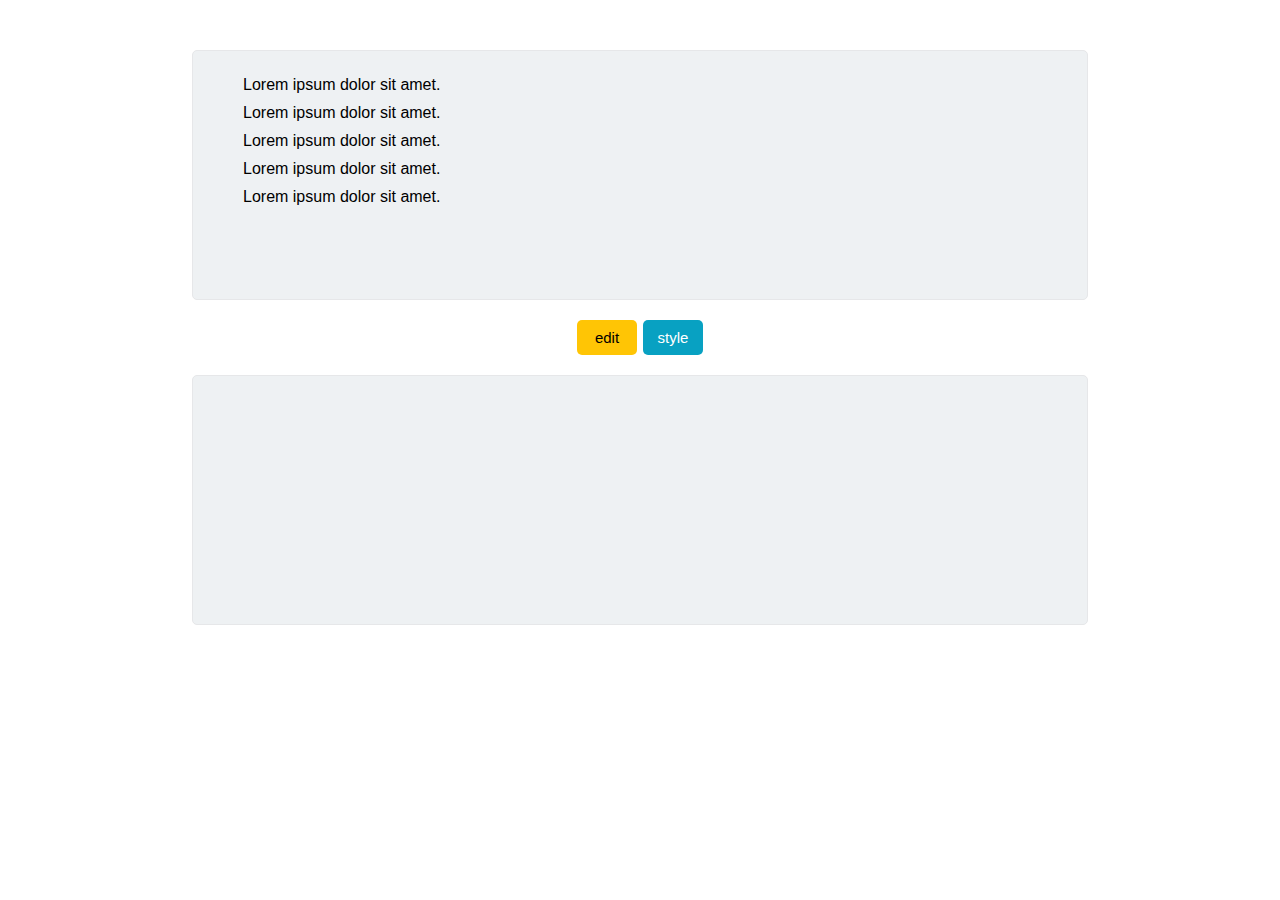
<file: less-10/index.html>
<!DOCTYPE html>
<html lang="en">

<head>
    <meta charset="UTF-8">
    <meta http-equiv="X-UA-Compatible" content="IE=edge">
    <meta name="viewport" content="width=device-width, initial-scale=1.0">
    <title>Less 10</title>
    <link rel="stylesheet" href="style.css">
</head>

<body>
    <div class="container">

        <div class="box-top box ">
            <p>Lorem ipsum dolor sit amet.</p>
            <p>Lorem ipsum dolor sit amet.</p>
            <p>Lorem ipsum dolor sit amet.</p>
            <p>Lorem ipsum dolor sit amet.</p>
            <p>Lorem ipsum dolor sit amet.</p>
        </div>

        <div class="box-middle ">
            <input type="button" value="edit" class="btn-edit btn">
            <input type="button" value="style" class="btn-style btn">
        </div>

        <div class="box-bottom box ">
            <div class="edit-block hide">
                <textarea class="edit-area"></textarea>
                <input type="button" value="add" class="btn-add btn">
                <input type="button" value="save" class="btn-save btn">
            </div>

            <div class="style-block hide">
                <form>
                    <div class="form-size">
                        <h3>Font Size</h3>
                        <input type="radio" name="size" value="12px" id="12px">
                        <label for="12px">12px</label>

                        <input type="radio" name="size" value="14px" id="14px">
                        <label for="14px">14px</label>

                        <input type="radio" name="size" value="16px" id="16px">
                        <label for="16px">16px</label>

                        <input type="radio" name="size" value="18px" id="18px">
                        <label for="18px">18px</label>

                        <input type="radio" name="size" value="20px" id="20px">
                        <label for="20px">20px</label>
                    </div>

                    <div class="form-family">
                        <h3>Font Family</h3>
                        <select id="fontFamily">
                            <option value="">Choose option</option>
                            <option value="cursive">cursive</option>
                            <option value="fantasy">fantasy</option>
                            <option value="monospace">monospace</option>
                            <option value="sans-serif">sans-serif</option>
                        </select>
                    </div>

                    <div class="form-colors">
                        <h3>Colors</h3>

                        <input type="button" value="Color of Text" class="btn-color-text">
                        <input type="button" value="Background color" class="btn-color-bg">

                        <div class="box-color hide">
                            <div class="color"></div>
                            <div class="color"></div>
                            <div class="color"></div>
                            <div class="color"></div>
                            <div class="color"></div>
                            <div class="color"></div>
                            <div class="color"></div>
                            <div class="color"></div>
                            <div class="color"></div>
                        </div>

                    </div>

                    <div class="form-style">
                        <h3>Style</h3>
                        <input type="checkbox" name="bold" id="text-bold">
                        <label for="text-bold">Bold text</label>
                        <input type="checkbox" name="italic" id="text-cursive">
                        <label for="text-cursive">Cursive text</label>
                    </div>

                </form>
            </div>
        </div>

        <div class="table-list box hide">

            <div class="form-create">
                <h3>Choose what you want</h3>
                <input type="radio" name="table" value="table" id="table">
                <label for="table">table</label>

                <input type="radio" name="list" value="list" id="list">
                <label for="list">list</label>
            </div>

            <form name="table-create" class="table-create hide">

                <div class="create-table ">
                    <span>Count TR:</span><textarea class="num-tr" placeholder="Count TR:"></textarea>
                    <span>Count TD:</span><textarea class="num-td" placeholder="Count TD:"></textarea>
                </div>

                <h3>Add style yo your table</h3>
                <div class="style-table ">
                    <span>Width of TD:</span><textarea class="widht-td" placeholder="Count TR:"></textarea>
                    <span>Height of TD:</span><textarea class="height-td" placeholder="Count TD:"></textarea>
                </div>

                <div class="style-border">

                    <span>Width of border:</span><textarea class="widht-border" placeholder="Width:"></textarea>

                    <span>Type of border:</span>
                    <select name="typeBorder">
                        <option value="dotted">dotted</option>
                        <option value="dashed">dashed</option>
                        <option value="solid">solid</option>
                        <option value="double">double</option>
                        <option value="none">none</option>
                        <option value="hidden">hidden</option>
                    </select>

                    <span>Color of border:</span>
                    <select name="colorBorder">
                        <option value="black">black</option>
                        <option value="red">red</option>
                        <option value="blue">blue</option>
                        <option value="green">green</option>
                    </select>
                </div>

                <input type="button" value="Create table" class="btn-create-table btn">
            </form>

            <form name="list-create" class="create-list hide">

                    <span>Count Li:</span>
                    <textarea class="count-li" placeholder="Count Li:"></textarea>

                    <span>Type of marks:</span>
                    <select name="typeList">
                        <option value="disc">disc</option>
                        <option value="circle">circle</option>
                        <option value="square">square</option>
                    </select>

                    <input type="button" value="Create list" class="btn-create-list btn">
            </form>

        </div>

    </div>

    <script src="./main.js"></script>
</body>

</html>
</file>
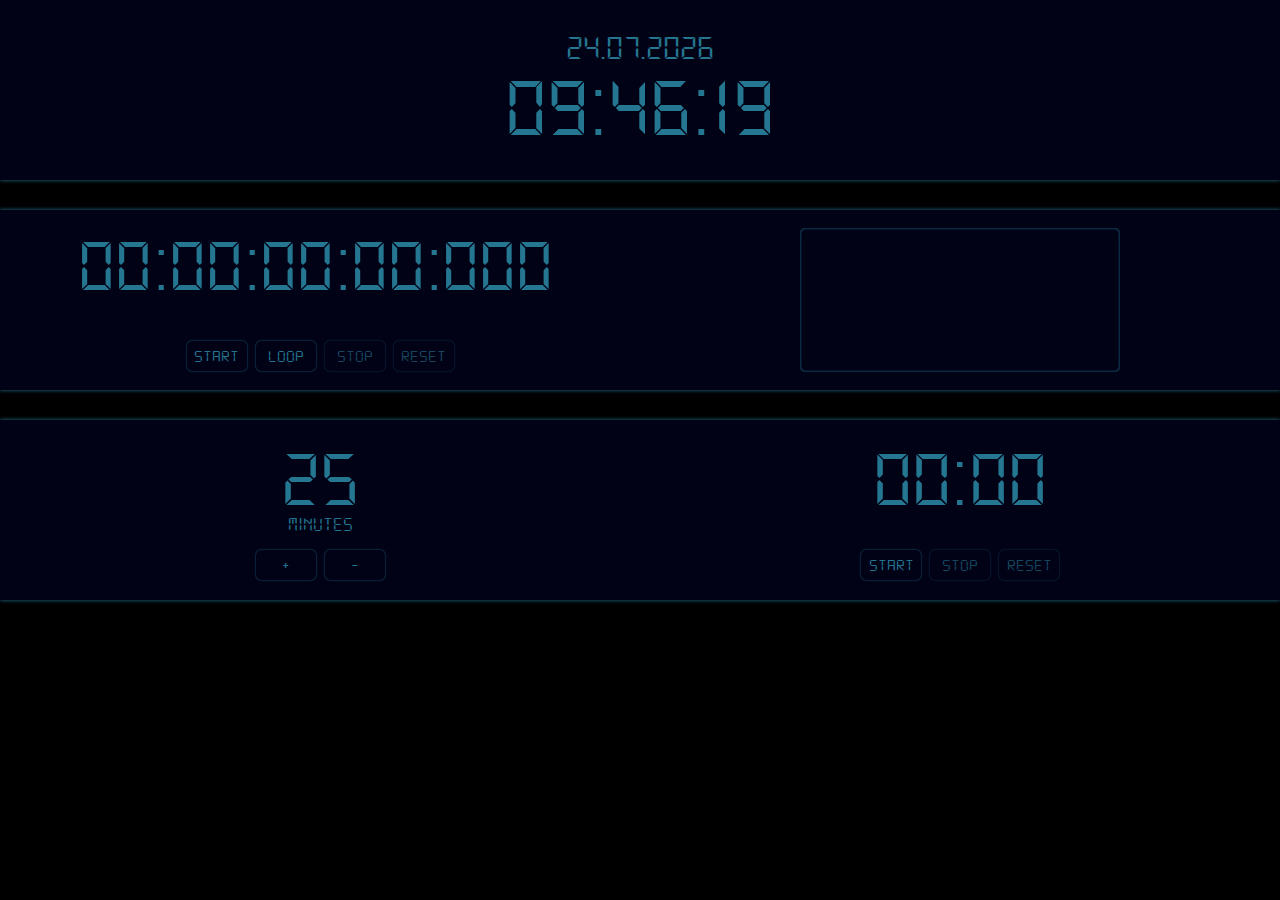
<file: less-11/index.html>
<!DOCTYPE html>
<html lang="en">

<head>
    <meta charset="UTF-8">
    <meta http-equiv="X-UA-Compatible" content="IE=edge">
    <meta name="viewport" content="width=device-width, initial-scale=1.0">
    <title>Document</title>
    <style>
        * {
            margin: 0;
            padding: 0;
            box-sizing: border-box;
        }


        @font-face {
            font-family: 'ds-digi';
            src: url('./fonts/DS-DIGI.TTF');
        }

        @font-face {
            font-family: 'ds-digib';
            src: url('./fonts/DS-DIGIB.TTF');
        }

        body {
            background-color: black;
            font-family: ds-digi;
            text-transform: uppercase;
            color: #247691;
        }

        .box {
            width: 100%;
            box-shadow: 0 0 4px 0 #247691;
            height: 180px;
            background-color: #010216;

            display: flex;
            flex-direction: row;
            justify-content: center;
        }

        .top-block {
            display: flex;
            flex-direction: column;
            justify-content: center;
        }

        .fullDate,
        .fullTime {
            display: flex;
            justify-content: center;
        }

        .fullDate {
            align-items: flex-end;
            font-size: 35px;
        }

        .fullTime {
            align-items: flex-start;
            font-size: 85px;
        }

        /*   середній блок       */
        .middle-block {
            margin: 30px 0;

            display: flex;
            flex-direction: row;
        }

        .sec {
            font-size: 75px;
            display: flex;
        }

        input {
            background-color: #010216;
            color: #247691;

            border: none;
            box-shadow: 0 0 2px 0 #247691;
            border-radius: 5px;
            width: 60px;
            height: 30px;

            font-size: 18px;
            font-family: ds-digi;
            text-transform: uppercase;

            cursor: pointer;
        }

        .btn {
            margin-right: 5px;
        }

        .sec-box {
            width: 50%;
            height: 100%;

            display: flex;
            flex-direction: column;
            justify-content: space-around;
            align-items: center;
            flex-wrap: nowrap;
        }

        .result-box {
            display: flex;
            justify-content: center;
            align-items: center;
            flex-direction: column;

            width: 50%;
            height: 80%;

            box-shadow: 0px 0px 2px 0px #247691;
            box-shadow: inset 0px 0px 3px 0px #247691;

            border-radius: 5px;
        }

        .result {
            font-size: 30px;
            width: 50%;
        }

        .sec-num{
            display: flex;
            width: 75px;
            height: 70px;
        }

        .sec-num:nth-child(5){
            width: 120px;
        }

        /*   останій блок       */

        .timer {
            width: 50%;
            height: 100%;

            display: flex;
            flex-direction: column;
            justify-content: center;
            align-items: center;
        }

        .timer-start span:nth-child(1),
        .timer-end span:nth-child(1) {
            font-size: 80px;
        }

        .timer-start span:nth-child(2) {
            font-size: 20px;
            margin-bottom: 15px;
            margin-top: -5px;
        }

        .timer-end span:nth-child(1) {
            margin-bottom: 30px;
        }

        .inactive{
            opacity: .6;
        }
    </style>
</head>

<body>

    <div class="top-block box">
        <span class="fullDate"></span>
        <span class="fullTime"></span>
    </div>

    <div class="middle-block box">
        <div class="sec-box">
            <div class="sec">
                <span class="sec1 sec-num">00</span>:<span class="sec2 sec-num">00</span>:<span class="sec3 sec-num">00</span>:<span class="sec4 sec-num">00</span>:<span class="sec5 sec-num">000</span>
            </div>
            <span>
                <input class="btn-start-sec btn" type="button" value="start">
                <input class="btn-loop-sec btn" type="button" value="loop">
                <input class="btn-stop-sec btn" type="button" value="stop">
                <input class="btn-reset-sec" type="button" value="reset">
            </span>
        </div>

        <div class="sec-box">
            <div class="result-box">
                <!-- <span class="result">00:00:00:00</span> -->
            </div>
        </div>
    </div>

    <div class="bottom-block box">
        <div class="timer timer-start">
            <span class="timer-back">25</span>
            <span>minutes</span>
            <div>
                <input class="btn-plus-timer btn" type="button" value="+">
                <input class="btn-minus-timer" type="button" value="-">
            </div>
        </div>
        <div class="timer timer-end">
            <span class="timer-back-start"><span class="minEnd-one">00</span>:<span class="minEnd-two">00</span></span>
            <div>
                <input class="btn-start-timer btn" type="button" value="start">
                <input class="btn-stop-timer btn" type="button" value="stop">
                <input class="btn-reset-timer" type="button" value="reset">
            </div>
        </div>
    </div>

    <script src="./script.js"></script>
</body>

</html>
</file>
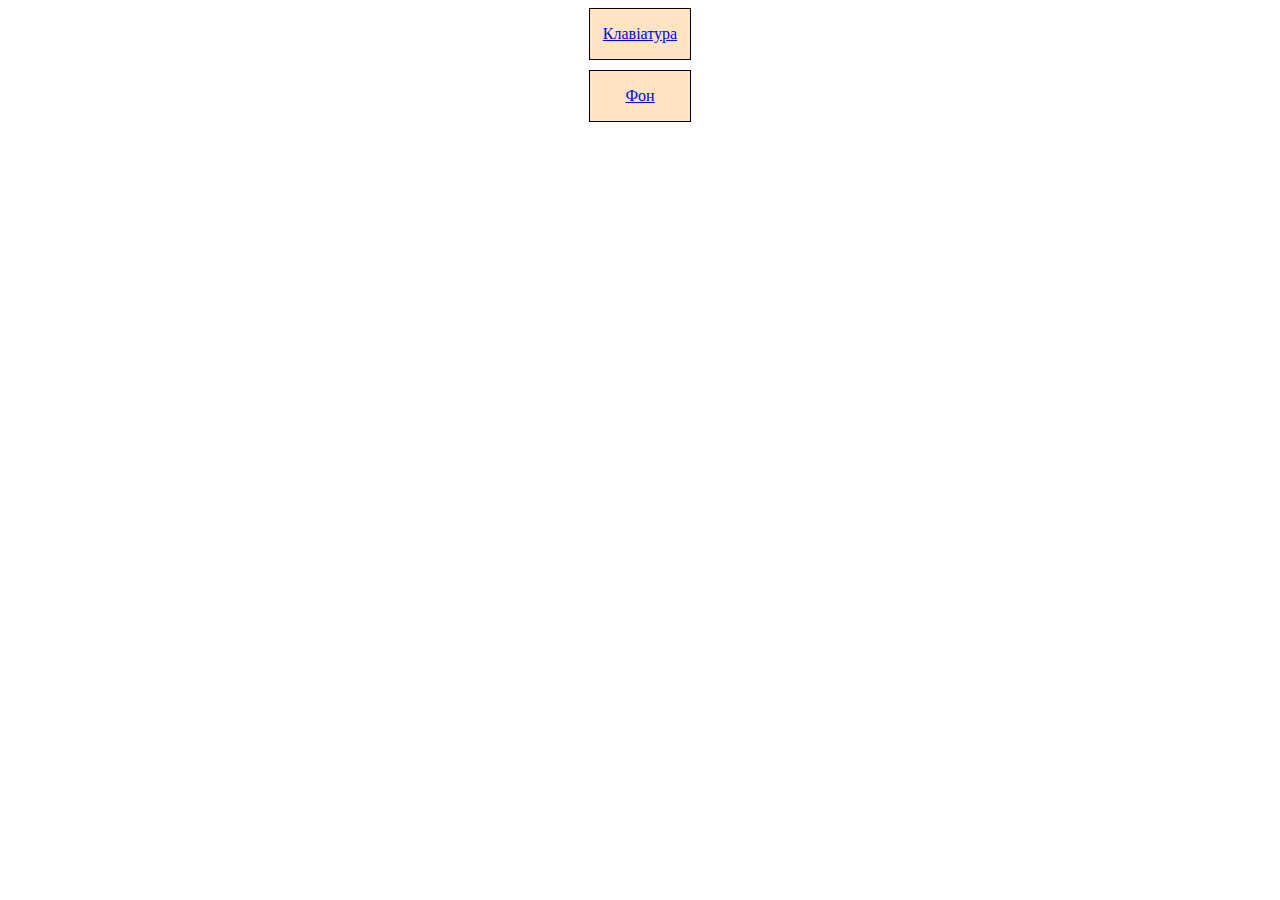
<file: less-7/index.html>
<!DOCTYPE html>
<html lang="en">
<head>
    <meta charset="UTF-8">
    <meta http-equiv="X-UA-Compatible" content="IE=edge">
    <meta name="viewport" content="width=device-width, initial-scale=1.0">
    <title>Less7</title>
    <style>
        a{
            display: flex;
            width: 100px;
            height: 50px;
            background-color: bisque;
            border: 1px solid black;
            justify-content: center;
            align-items: center;
            margin: 0 auto;
            margin-bottom: 10px;
        }
    </style>
</head>
<body>
    <a href="./keyboard.html">Клавіатура</a>
    <a href="./backgrounds.html">Фон</a>
</body>
</html>
</file>
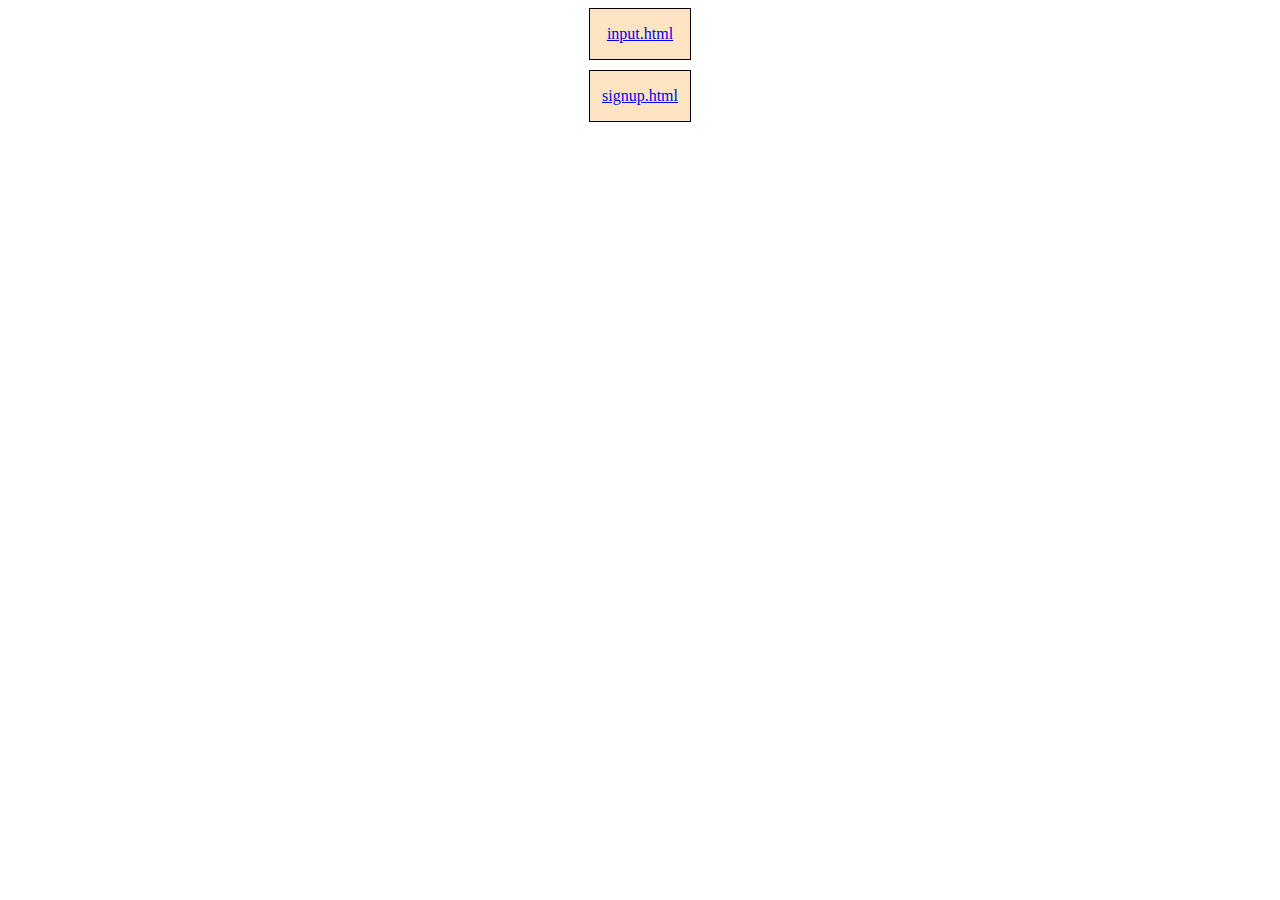
<file: less-8/index.html>
<!DOCTYPE html>
<html lang="en">
<head>
    <meta charset="UTF-8">
    <meta http-equiv="X-UA-Compatible" content="IE=edge">
    <meta name="viewport" content="width=device-width, initial-scale=1.0">
    <title>Less0</title>
    <style>
        a{
            display: flex;
            width: 100px;
            height: 50px;
            background-color: bisque;
            border: 1px solid black;
            justify-content: center;
            align-items: center;
            margin: 0 auto;
            margin-bottom: 10px;
        }
    </style>
</head>
<body>
    <a href="./input.html ">input.html</a>
    <a href="./signup.html">signup.html</a>
</body>
</html>
</file>
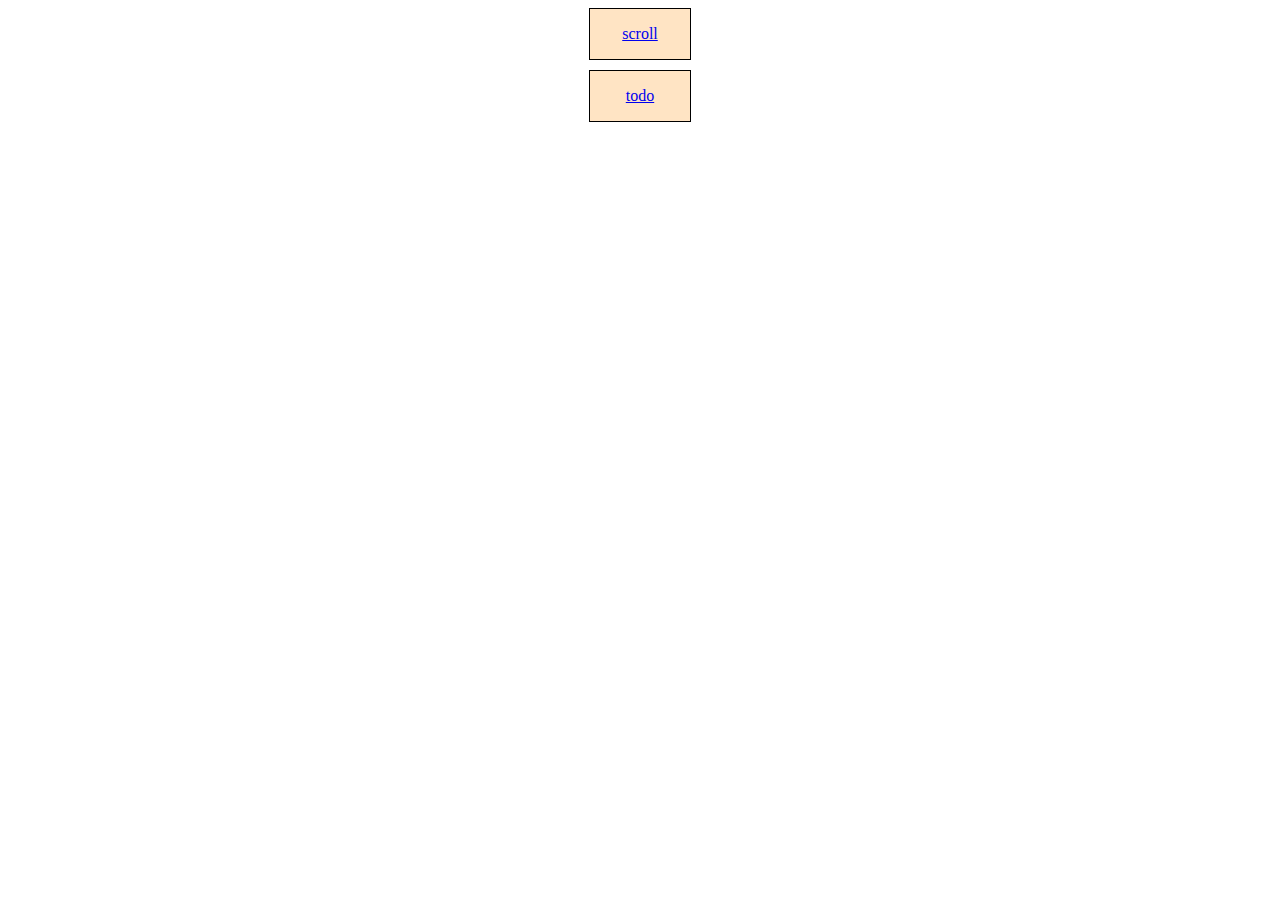
<file: less-9/index.html>
<!DOCTYPE html>
<html lang="en">
<head>
    <meta charset="UTF-8">
    <meta http-equiv="X-UA-Compatible" content="IE=edge">
    <meta name="viewport" content="width=device-width, initial-scale=1.0">
    <title>Less9</title>
    <style>
        a{
            display: flex;
            width: 100px;
            height: 50px;
            background-color: bisque;
            border: 1px solid black;
            justify-content: center;
            align-items: center;
            margin: 0 auto;
            margin-bottom: 10px;
        }
    </style>
</head>
<body>
    <a href="./scroll.html ">scroll</a>
    <a href="./todo.html">todo</a>
</body>
</html>
</file>
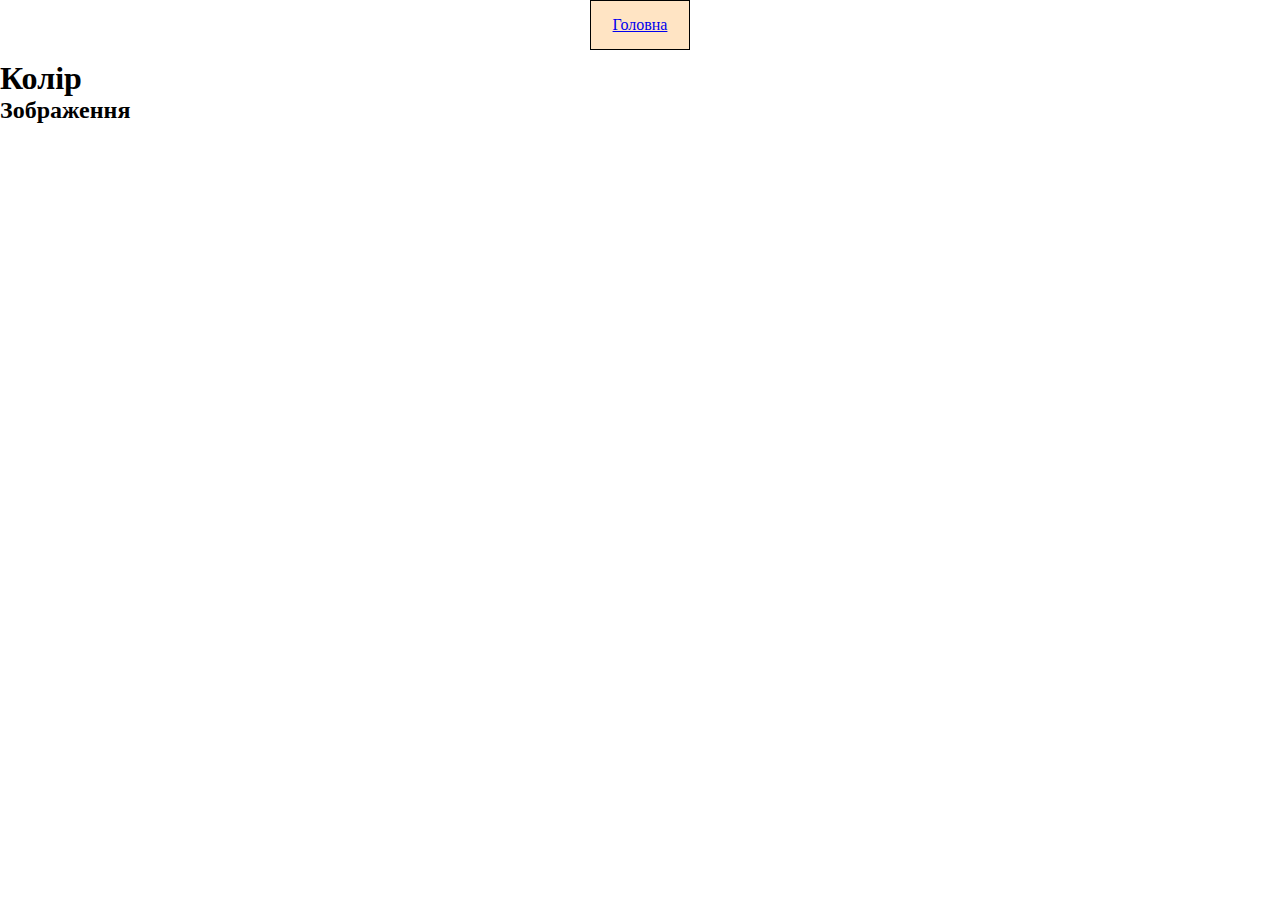
<file: less-7/backgrounds.html>
<!DOCTYPE html>
<html lang="en">

<head>
    <meta charset="UTF-8">
    <meta http-equiv="X-UA-Compatible" content="IE=edge">
    <meta name="viewport" content="width=device-width, initial-scale=1.0">
    <title>JS 7</title>
    <style>
        * {
            margin: 0;
            padding: 0;
            box-sizing: border-box;
        }
        
        a{
            display: flex;
            width: 100px;
            height: 50px;
            background-color: bisque;
            border: 1px solid black;
            justify-content: center;
            align-items: center;
            margin: 0 auto;
            margin-bottom: 10px;
        }

        .box {
            visibility: hidden;
            display: flex;
            margin: 0 auto;
            width: 501px;
            height: 300px;
            border: 1px solid black;
            flex-wrap: wrap;
        }

        .box-smal {
            width: 165px;
            height: 98px;
            border: 1px solid black;
            background-position: center;
            background-repeat: no-repeat;
            background-size: cover;
        }
    </style>
</head>

<body>
    <a href="./index.html">Головна</a>

    <h1 id="color">Колір</h1>
    <h2 id="image">Зображення</h2>

    <div class="box box-two">
        <div class="box-smal"></div>
        <div class="box-smal"></div>
        <div class="box-smal"></div>
        <div class="box-smal"></div>
        <div class="box-smal"></div>
        <div class="box-smal"></div>
        <div class="box-smal"></div>
        <div class="box-smal"></div>
        <div class="box-smal"></div>
    </div>

    <script src="./backgrounds.js">
    </script>
</body>

</html>
</file>
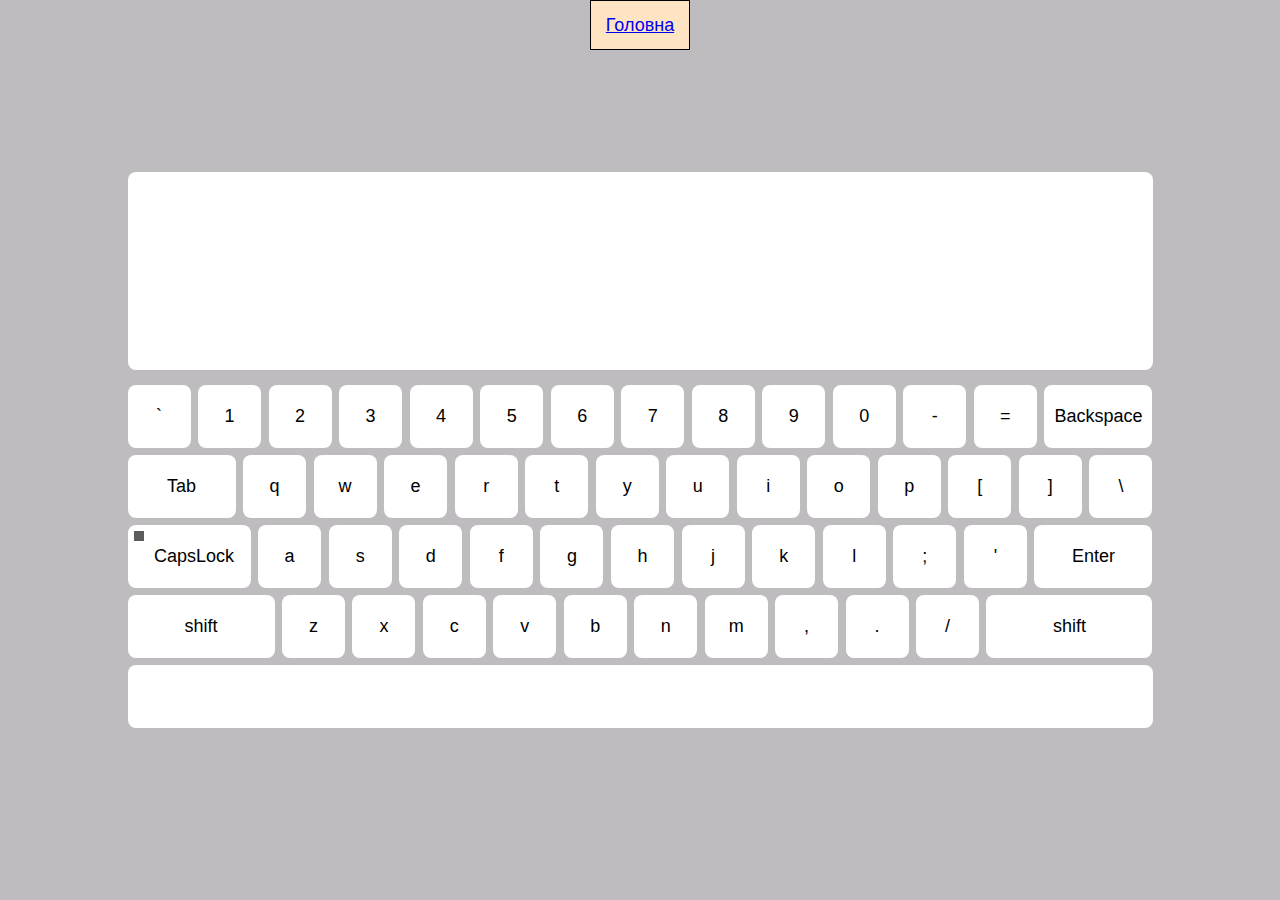
<file: less-7/keyboard.html>
<!DOCTYPE html>
<html lang="en">

<head>
    <meta charset="UTF-8">
    <meta http-equiv="X-UA-Compatible" content="IE=edge">
    <meta name="viewport" content="width=device-width, initial-scale=1.0">
    <title>JS 7</title>
    <style>
        * {
            margin: 0;
            padding: 0;
            box-sizing: border-box;
        }

        body {
            background-color: #bebcbe;
            font-family: Arial, Helvetica, sans-serif;
            font-size: 18px;
        }

        a{
            display: flex;
            width: 100px;
            height: 50px;
            background-color: bisque;
            border: 1px solid black;
            justify-content: center;
            align-items: center;
            margin: 0 auto;
            margin-bottom: 10px;
        }

        textarea {
            width: 100%;
            height: 198px;
            border-radius: 8px;
            border: none;
            outline: none;
            padding: 10px 8px;
            resize: none;
            margin-bottom: 10px;
            color: #6c6c6c;
            font-size: 18px;
        }

        .keyboard {
            width: 1025px;
            height: 557px;
            position: absolute;
            top: 0;
            left: 0;
            right: 0;
            bottom: 0;
            margin: auto;
        }

        .key-row {
            margin-bottom: 7px;
            display: flex;
            justify-content: space-between;
        }

        .key-element {
            background-color: #fff;
            width: 63px;
            height: 63px;
            border-radius: 8px;
            display: flex;
            justify-content: center;
            align-items: center;

        }

        .key:nth-child(14) {
            width: 108px;
        }

        #Backspace,
        #Tab {
            width: 108px;
        }

        #CapsLock {
            width: 123px;
        }

        #Enter {
            width: 118px;
        }

        #ShiftLeft {
            width: 147px;
        }

        #ShiftRight {
            width: 166px;
        }

        #Space {
            width: 1025px;
        }

        .active {
            background-color: #7f7c7e;
        }

        span{
            display: block;
            position: relative;
            top: -20px;
            right: 10px;
            width: 10px;
            height: 10px;
            background-color: rgb(93, 92, 92)
        }

        .active-caps{
            background-color: rgb(244, 5, 5);
        }

        .no-active-caps{
            background-color: rgb(93, 92, 92)
        }

    </style>
</head>

<body>
    <a href="./index.html">Головна</a>
    <div class="keyboard">
        <textarea name="" id="" cols="30" rows="10"></textarea>
        <div class="key-row">
            <div class="key-element" id="Backquote">`</div>
            <div class="key-element" id="Digit1">1</div>
            <div class="key-element" id="Digit2">2</div>
            <div class="key-element" id="Digit3">3</div>
            <div class="key-element" id="Digit4">4</div>
            <div class="key-element" id="Digit5">5</div>
            <div class="key-element" id="Digit6">6</div>
            <div class="key-element" id="Digit7">7</div>
            <div class="key-element" id="Digit8">8</div>
            <div class="key-element" id="Digit9">9</div>
            <div class="key-element" id="Digit0">0</div>
            <div class="key-element" id="Minus">-</div>
            <div class="key-element" id="Equal">=</div>
            <div class="key-element" id="Backspace">Backspace</div>
        </div>
        <div class="key-row">
            <div class="key-element" id="Tab">Tab</div>
            <div class="key-element" id="KeyQ">q</div>
            <div class="key-element" id="KeyW">w</div>
            <div class="key-element" id="KeyE">e</div>
            <div class="key-element" id="KeyR">r</div>
            <div class="key-element" id="KeyT">t</div>
            <div class="key-element" id="KeyY">y</div>
            <div class="key-element" id="KeyU">u</div>
            <div class="key-element" id="KeyI">i</div>
            <div class="key-element" id="KeyO">o</div>
            <div class="key-element" id="KeyP">p</div>
            <div class="key-element" id="BracketLeft">[</div>
            <div class="key-element" id="BracketRight">]</div>
            <div class="key-element" id="Backslash">\</div>
        </div>
        <div class="key-row">
            <div class="key-element" id="CapsLock">
                <span></span>
                CapsLock</div>
            <div class="key-element" id="KeyA">a</div>
            <div class="key-element" id="KeyS">s</div>
            <div class="key-element" id="KeyD">d</div>
            <div class="key-element" id="KeyF">f</div>
            <div class="key-element" id="KeyG">g</div>
            <div class="key-element" id="KeyH">h</div>
            <div class="key-element" id="KeyJ">j</div>
            <div class="key-element" id="KeyK">k</div>
            <div class="key-element" id="KeyL">l</div>
            <div class="key-element" id="Semicolon">;</div>
            <div class="key-element" id="Quote">'</div>
            <div class="key-element" id="Enter">Enter</div>
        </div>
        <div class="key-row">
            <div class="key-element" id="ShiftLeft">shift</div>
            <div class="key-element" id="KeyZ">z</div>
            <div class="key-element" id="KeyX">x</div>
            <div class="key-element" id="KeyC">c</div>
            <div class="key-element" id="KeyV">v</div>
            <div class="key-element" id="KeyB">b</div>
            <div class="key-element" id="KeyN">n</div>
            <div class="key-element" id="KeyM">m</div>
            <div class="key-element" id="Comma">,</div>
            <div class="key-element" id="Period">.</div>
            <div class="key-element" id="Slash">/</div>
            <div class="key-element" id="ShiftRight">shift</div>
        </div>
        <div class="key-element" id="Space"></div>
    </div>

    <script src="./keyboard.js"></script>
</body>

</html>
</file>
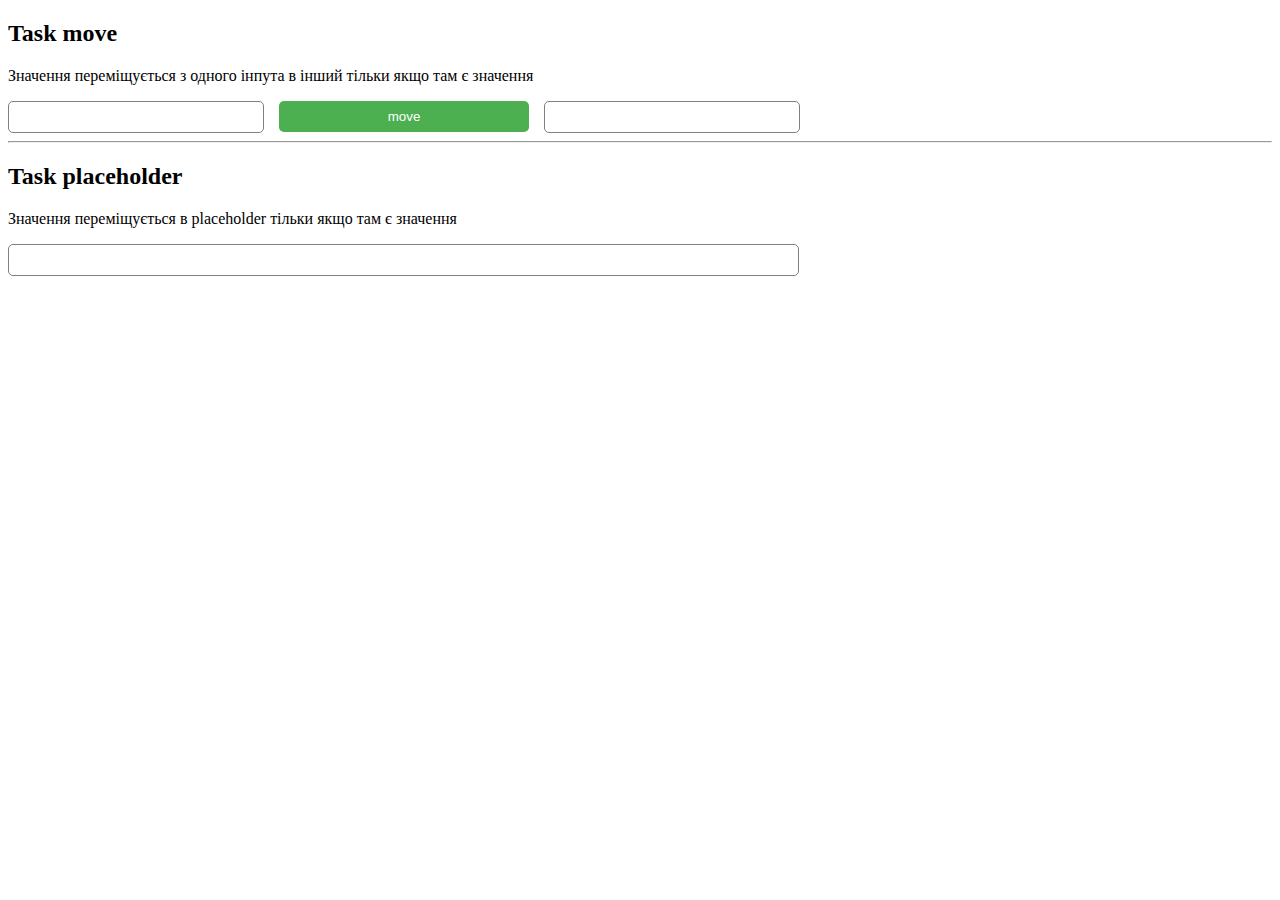
<file: less-8/input.html>
<!DOCTYPE html>
<html lang="en">

<head>
    <meta charset="UTF-8">
    <meta http-equiv="X-UA-Compatible" content="IE=edge">
    <meta name="viewport" content="width=device-width, initial-scale=1.0">
    <title>Less 8</title>
    <style>
        .form-one {
            display: flex;
            width: 100%;
            flex-wrap: nowrap;
        }

        input[type="button"] {
            margin-left: 15px;
            margin-right: 15px;
            display: flex;
            background-color: #4CAF50;
            border: none;
            color: white;
            text-align: center;
            text-decoration: none;
            /* font-size: 16px; */
            cursor: pointer;
            justify-content: center;
            align-items: center;
            height: 31px;
        }

        input {
            display: flex;
            width: 250px;
            height: 28px;
            border-radius: 5px;
            border: 1px solid gray;
        }

        .form-two input {
            width: 785px;
        }
    </style>
</head>

<body>
    <h2>Task move</h2>
    <p>Значення переміщується з одного інпута в інший тільки якщо там є значення</p>
    <form class="form-one" name="formOne">
        <input name="text" type="text">
        <input name="move" type="button" value="move">
        <input name="textTwo" type="text">
    </form>

    <hr>
    <h2>Task placeholder</h2>
    <p>Значення переміщується в placeholder тільки якщо там є значення</p>
    <form class="form-two" name="formTwo">
        <input name="textblur" placeholder="">
    </form>
    <script src="./input.js"></script>
</body>

</html>
</file>
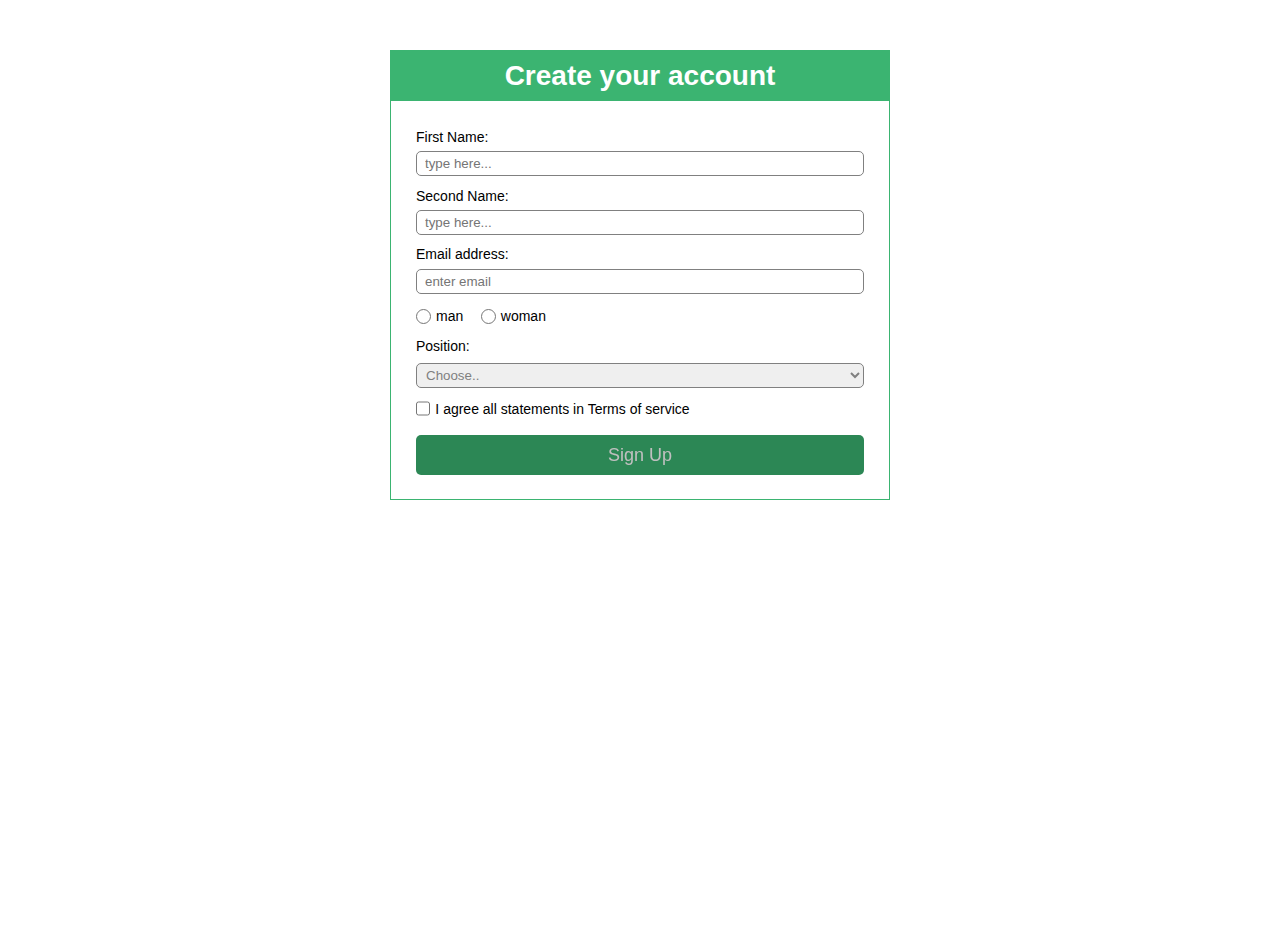
<file: less-8/signup.html>
<!DOCTYPE html>
<html lang="en">

<head>
    <meta charset="UTF-8">
    <meta http-equiv="X-UA-Compatible" content="IE=edge">
    <meta name="viewport" content="width=device-width, initial-scale=1.0">
    <title>Less 8</title>
    <style>
        * {
            margin: 0;
            padding: 0;
            box-sizing: border-box;
        }

        body {
            font-family: Arial, Helvetica, sans-serif;
            font-size: 14px;
            margin-top: 50px;
        }

        h1 {
            background-color: #3bb471;
            padding: 12px;
            color: #fff;
            width: 100%;
            display: flex;
            justify-content: center;
            align-items: center;
            height: 50px;
        }

        .box {
            width: 500px;
            height: 450px;
            display: flex;
            flex-wrap: wrap;
            margin: 0 auto;
            border: 1px solid #3bb471;
            
        }
        form {
            display: flex;
            flex-wrap: wrap;
            padding-left: 25px;
            padding-right: 25px;
        }

        label {
            display: flex;
            flex-wrap: wrap;
            width: 100%;
            height: 50px;
            align-items: center;
            margin-bottom: 5px;
        }

        input {
            display: flex;
            height: 25px;
            width: 100%;
            border-radius: 5px;
            /* padding-left: 5px; */
        }

        span {
            display: flex;
            height: 25px;
            width: 100%;
            margin-bottom: -10px;
        }

        input[type="text"]{
            border: 1px solid gray;
            padding-left: 8px;
            margin-top: 5px;
        }

        label[for="male"] {
            /* align-items: center; */
            height: 25px;
            flex-wrap: nowrap;
        }

        label[for="male"] span {
            display: flex;
            width: 10%;
        }

        input[type='radio'] {
            height: 25px;
            width: 15px;
            display: flex;
            margin-right: 5px;
        }

        label[for="check"] {
            flex-wrap: nowrap;
            display: flex;
            align-items: flex-start;
            height: 25px;
        }

        label[for="check"] label {
            display: flex;
            width: 100%;
            height: 25px;
        }

        input[type="checkbox"] {
            width: 10%;
            width: 15px;
            border-radius: 5px;
            margin-right: 5px;
        }

        input[name="singup"] {
            justify-content: center;
            background-color: #3bb471;
            height: 40px;
            border: none;
            color: white;
            margin-bottom: 20px;
            margin-top: 5px;
            font-size: 18px;
        }

        select {
            display: flex;
            height: 25px;
            width: 100%;
            border-radius: 5px;
            color: gray;

            border: 1px solid gray;
            padding-left: 5px;
        }

        label[for="Position"] span{
            margin-bottom: 0px;
        }

        .container{
            width: 500px;
            height: 450px;
            display: flex;
            flex-wrap: wrap;
            border: 1px solid #3bb471;
            margin: 0 auto;
            justify-content: center;
            visibility: hidden;
        }

        .header{
            width: 100%;
            height: 100px;
            background-color: #3bb471;
            display: flex;
            justify-content: center;
            margin-bottom: 80px;
        }

        .footer{
            width: 100%;
            height: 60px;
            background-color: #3bb471;
            margin-bottom: -17px;
            display: flex;
            justify-content: center;
            align-items: center;
        }

        .footer img{
            width: 40px;
            height: 40px;
        }

        .icon{
            margin-top: 50px;
            display: flex;
            border-radius: 50%;
            padding: 10px;
            background-color: #fff;
            background-image: url('./img/man.png');
            background-size: contain;
            background-repeat: no-repeat;
            height: 120px;
            width: 120px;
            border: 10px solid white;
        }

        .container span{
            display: flex;
            justify-content: center;
            align-items: center;
        }
        .container span:nth-child(2){
            font-size: 19px;
            margin-bottom: -15px;
        }

        .container span:nth-child(3){
            font-size: 15px;
            margin-bottom: -5px;
        }

        .container span:nth-child(4){
            margin-bottom: 15px;
        }

        .container input{
            border: 1px solid #3bb471;
            background-color: white;
            color: #3bb471;
            width: 100px;
            height: 40px;
            justify-content: center;
            font-size: 15px;
            margin-bottom: 15px;

            cursor: pointer;
        }

        input:disabled {
            filter: brightness(75%);
        }

        .male{
            display: flex;
            justify-content: flex-start;
            align-items: flex-start
        }



        .male label{
            height: 25px;
            width: 10%;
        }
    </style>
</head>

<body>
    <div class="box">
        <h1>Create your account</h1>
        <form name="f1">
            <label for="userFirstName">
                <span>First Name: </span>
                <input type="text" name="first" id="userFirst" placeholder="type here...">
            </label>
            <label for="userSecondName">
                <span>Second Name: </span>
                <input type="text" name="second" id="userSecont" placeholder="type here...">
            </label>
            <label for="userLogin">
                <span>Email address: </span>
                <input type="text" name="email" id="userLogin" placeholder="enter email">
            </label>
            <label for="male" class="male" onclick="changeMale()">
                <input type="radio" name="male" id="man" value="man">
                <label for="man">man</label>

                <input type="radio" name="male" id="woman" value="woman">
                <label for="woman">woman</label>
            </label>
            <label for="Position">
                <span>Position: </span>
                <select name="userPosition">
                    <option value="choose" selected>Choose..</option>
                    <option value="frontend">Frontend</option>
                    <option value="backend">Backend</option>
                    <option value="QC/QA">QC/QA</option>
                </select>
            </label>
            <label for="check">
                <input type="checkbox" name="check" id="textcheck">
                <label for="textcheck">I agree all statements in Terms of service</label>
            </label>
            <input name="singup" type="button" value="Sign Up" disabled>
            <!-- <button name="singup" type="button" disabled>Sign Up</button> -->
        </form>
    </div>

    <div class="container">
        <div class="header">
            <span class="icon">
                
            </span>
        </div>
        <span class="text" name="userName"></span>
        <span class="text name="userEmail"></span>
        <span class="text name="userPositionUse"></span>
        <input type="button" value="Sign Out" onclick="singOut()">
        <div class="footer">
            <img src="./img/facebook.svg" alt="">
            <img src="./img/git.svg" alt="">
            <img src="./img/linkedin.svg" alt="">
        </div>
    </div>

    <script src="./signup.js"></script>
</body>

</html>
</file>
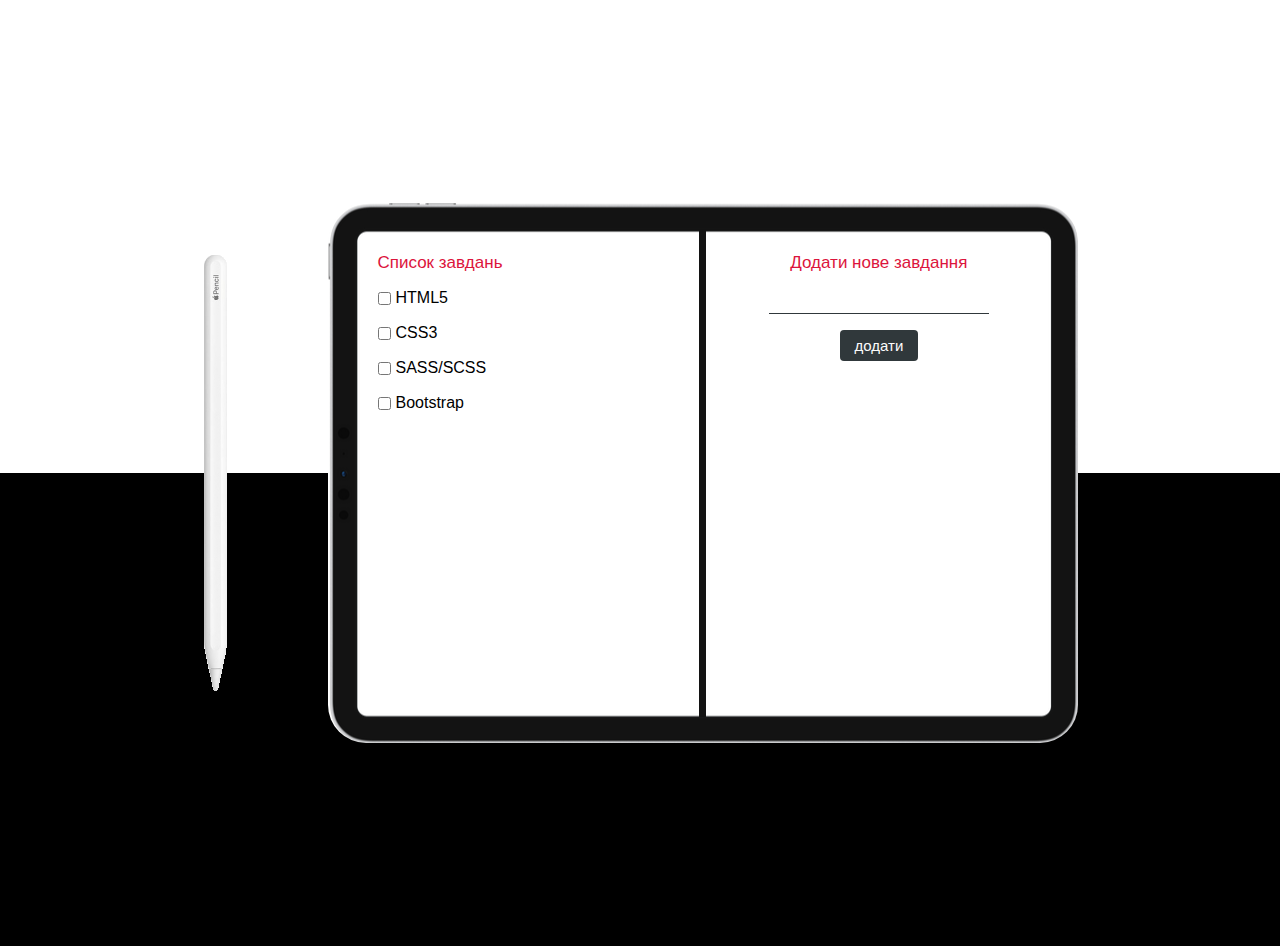
<file: less-9/todo.html>
<!DOCTYPE html>
<html lang="en">

<head>
    <meta charset="UTF-8">
    <meta http-equiv="X-UA-Compatible" content="IE=edge">
    <meta name="viewport" content="width=device-width, initial-scale=1.0">
    <title>Todo</title>
    <link rel="stylesheet" href="https://unicons.iconscout.com/release/v3.0.6/css/line.css">
    <style>
        * {
            margin: 0;
            padding: 0;
            box-sizing: border-box;
        }

        body {
            font-family: Arial, Helvetica, sans-serif;
            height: 946px;
        }

        main {
            width: 100%;
            height: 100%;
            background: linear-gradient(to top, black 50%, white 50%);
            display: flex;
            justify-content: center;
            align-items: center;
        }

        .pencil {
            margin-right: 100px;
            background-image: url('./img/pencil.png');
            background-repeat: no-repeat;
            background-position: center;
            width: 25px;
            height: 100%;
        }

        .ipad {
            background-image: url('./img/apple-ipad-pro-11-2018-medium.png');
            background-repeat: no-repeat;
            background-position: center;
            background-color: white;
            width: 750px;
            height: 540px;
            border-radius: 38px;
            display: flex;
            align-items: center;
        }

        .brBlack {
            height: 90.3%;
            background-color: #131313;
            width: 1%;
        }

        .task {
            height: 100%;
            width: 49.5%;
        }

        #list {
            margin-left: 50px;
            margin-top: 50px;
            width: 80%;
            display: flex;

            flex-direction: column;
        }

        #list h2 {
            width: 100%;
        }

        h2 {
            color: crimson;
            font-size: 17px;
            font-weight: normal;
        }

        label {
            display: flex;
            width: 100%;
            height: 20px;
            align-items: center;

            margin-top: 15px;
        }

        label span {
            padding-left: 5px;
        }

        /* add task */

        .newTask {
            width: 49.5%;
            height: 100%;
        }

        #addTask {
            margin-top: 50px;
            display: flex;
            flex-direction: column;

            width: 93%;
            height: 20%;

            justify-content: center;
            align-items: center;
        }

        #addTask h2 {
            height: 50px;
            width: 100%;

            display: flex;
            justify-content: center;
        }

        #addTask input {
            width: 220px;
            padding-bottom: 3px;
            border: none;
            border-bottom: 1px solid #30383b;
            outline: none;
            font-size: 15px;

            display: flex;
            justify-content: center;
            align-items: center;
        }

        #addTask button {
            width: 78px;
            height: 38px;

            margin-top: 16px;
            background-color: #30383b;
            color: #fcfcfc;
            border: none;
            border-radius: 4px;
            font-size: 15px;
            cursor: pointer;
        }

        button:focus {
            box-shadow: 1px 1px 2px 2px #B6B6B6, -1px -1px 2px 2px #B6B6B6;
        }

        .modal {
            display: none;
            width: 600px;
            height: 80px;
            padding: 20px;
            background-color: #F5D5D6;
            color: #5C1B17;
            border-radius: 5px;
            font-size: 14px;
            position: absolute;
            top: 300px;
            left: 130px;
            right: 0;
            margin: 0 auto;
        }

        .modal>div {
            display: flex;
            justify-content: space-between;
            margin-bottom: 6px;
        }

        .modal .uil {
            font-size: 18px;
            color: #AD7C80;
            cursor: pointer;
        }

        .modal .uil:hover {
            color: #30383b;
        }
    </style>
</head>

<body>
    <main>
        <div class="pencil">
        </div>
        <div class="ipad">
            <div class="task">
                <form name="list" id="list">
                    <h2>Список завдань</h2>

                    <label for="">
                        <input type="checkbox" name="point">
                        <span class="left">HTML5</span>
                    </label>

                    <label for="">
                        <input type="checkbox" name="point">
                        <span class="left">CSS3</span>
                    </label>

                    <label for="">
                        <input type="checkbox" name="point">
                        <span class="left">SASS/SCSS</span>
                    </label>

                    <label>
                        <input type="checkbox" name="point">
                        <span class="left">Bootstrap</span>
                    </label>
                </form>
            </div>

            <div class="brBlack"></div>

            <div class="newTask">
                <form name="add" id="addTask">
                    <h2>Додати нове завдання</h2>
                    <span><input type="text" name="text"></span>
                    <button type="button" name="button">додати</button>
                </form>
            </div>
        </div>
        <div class="modal" id="modal1">
            <div>
                <h3>Попередження!</h3>
                <i class="uil uil-times" onclick="clouseModal()"></i>
            </div>
            <p>Пусте поле не можна добавити.</p>
        </div>

        <div class="modal" id="modal2">
            <div>
                <h3>Попередження!</h3>
                <i class="uil uil-times" onclick="clouseModal()"></i>
            </div>
            <p>Останній таск зі списку Ви не можете видалити.</p>
        </div>
    </main>


    <script src="./todo.js"></script>
</body>

</html>
</file>
<file: less-10/style.css>
* {
    margin: 0;
    padding: 0;
    box-sizing: border-box;
}

.container {
    width: 70%;
    margin: 0 auto;
    font-family: sans-serif;
}

.box {
    height: 100%;
    min-height: 250px;
    border-radius: 5px;
    background-color: #eef1f3;
    border: 1px solid #e6e7e9;
    padding: 20px;
    width: 100%;
    position: relative;
}

.box-top {
    margin-top: 50px;
}

.box-top p,
.box-top li,
.box-top table,
.box-top tbody {
    padding: 5px;
    padding-left: 30px;
}

.box-middle {
    display: flex;
    justify-content: center;
    margin: 20px 0;
}

.btn-edit {
    background-color: #ffc505;
    color: black;
    margin-right: 6px;
}

.btn-style {
    background-color: #08a1c2;
    color: white;
}

.btn {
    width: 60px;
    height: 35px;
    border: none;
    border-radius: 5px;
    font-size: 15px;
}

.btn-edit:hover,
.btn-style:hover,
.btn-add:hover,
.btn-save:hover,
.btn-color-text:hover,
.btn-color-bg:hover,
.btn-create-table:hover,
.btn-create-list:hover {
    cursor: pointer;
}

.edit-area {
    width: 100%;
    height: 180px;
    resize: none;
    margin-bottom: 10px;
    border-radius: 5px;
    border: 1px solid #e6e7e9;
    padding: 30px
}

.btn-add {
    background-color: #bb403e;
    color: white;
}

.btn-save {
    background-color: #199e43;
    color: white;
}

.style-block label,
.table-list label {
    padding-right: 10px;
}

.style-block {
    font-size: 15px;
}

.form-family,
.form-colors,
.form-style {
    margin-top: 10px;
}

h3 {
    margin-bottom: 5px;
}

#fontFamily {
    width: 250px;
    height: 30px;
}

.btn-color-text,
.btn-color-bg {
    height: 35px;
    color: white;
    background-color: #636b72;
    border-radius: 5px;
    border: none;
}

.btn-color-text {
    width: 100px;
}

.btn-color-bg {
    width: 130px;
}

.box-color {
    width: 210px;
    height: 210px;
    outline: 1px solid black;
    position: absolute;
    top: 40px;
    right: 40px;
    display: flex;
    flex-wrap: wrap;
}

.color {
    width: 70px;
    height: 70px;
    border: 1px solid black;
}

.table-list {
    margin-top: 50px;
}

.form-create h3 {
    margin-bottom: 10px;
}

.create-table,
.style-table {
    display: flex;
    align-items: center;
    flex-wrap: wrap;
    margin-top: 10px;
}

.create-table textarea,
.style-table textarea {
    width: 80%;
    height: 30px;
    resize: none;
    padding: 5px;
}

.create-table span,
.style-table span {
    width: 20%;
}

span,
textarea {
    margin-bottom: 15px;
}

.style-border {
    height: 30px;
    display: flex;
}

.style-border textarea {
    width: 100px;
    height: 30px;
    resize: none;
    padding-left: 6px;
    padding-top: 7px;
}

.style-border span:nth-child(1) {
    height: 30px;
    width: 20%;
    display: flex;
    align-items: center;
}

.style-border span:nth-child(3) {
    display: flex;
    height: 30px;
    width: 15%;
    margin-left: 58px;
    align-items: center;
}

.style-border span:nth-child(5) {
    display: flex;
    height: 30px;
    width: 15%;
    margin-left: 58px;
    align-items: center;
}

.style-border select {
    height: 30px;
    width: 100px;
}

.btn-create-table,
.btn-create-list {
    margin-top: 20px;
    background-color: #199e43;
    color: white;
    width: 120px;
}

.create-list {
    width: 100%;
    margin-top: 10px;
    display: flex;
    flex-wrap: wrap;
    align-items: center;
    align-content: center;
}

.create-list span {
    width: 20%;
    height: 30px;
    display: flex;
    align-items: center;
}

.create-list select {
    width: 80%;
    height: 30px;
    margin-top: -15px;
}

.create-list textarea {
    width: 80%;
    height: 30px;
    padding-top: 4px;
    padding-left: 5px;
    resize: none;
}

.hide {
    display: none;
    opacity: 0;
}
</file>
